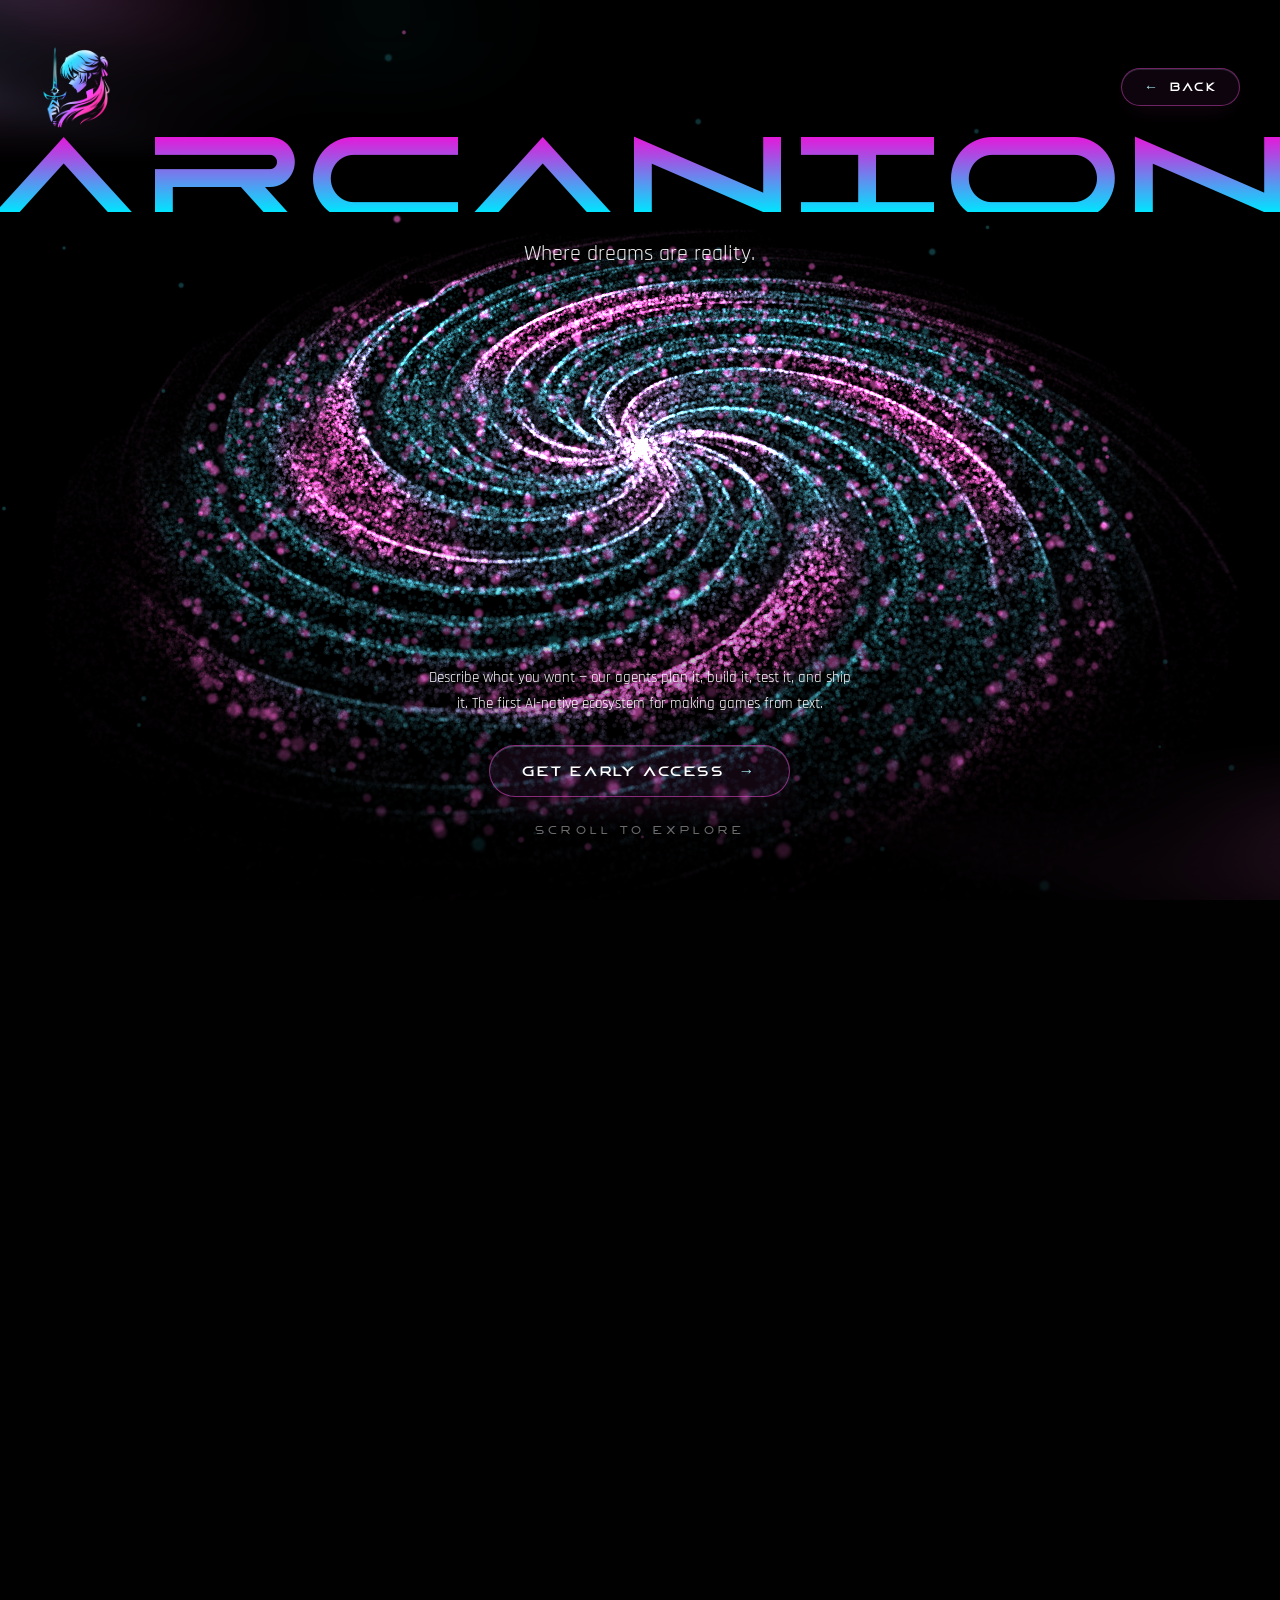
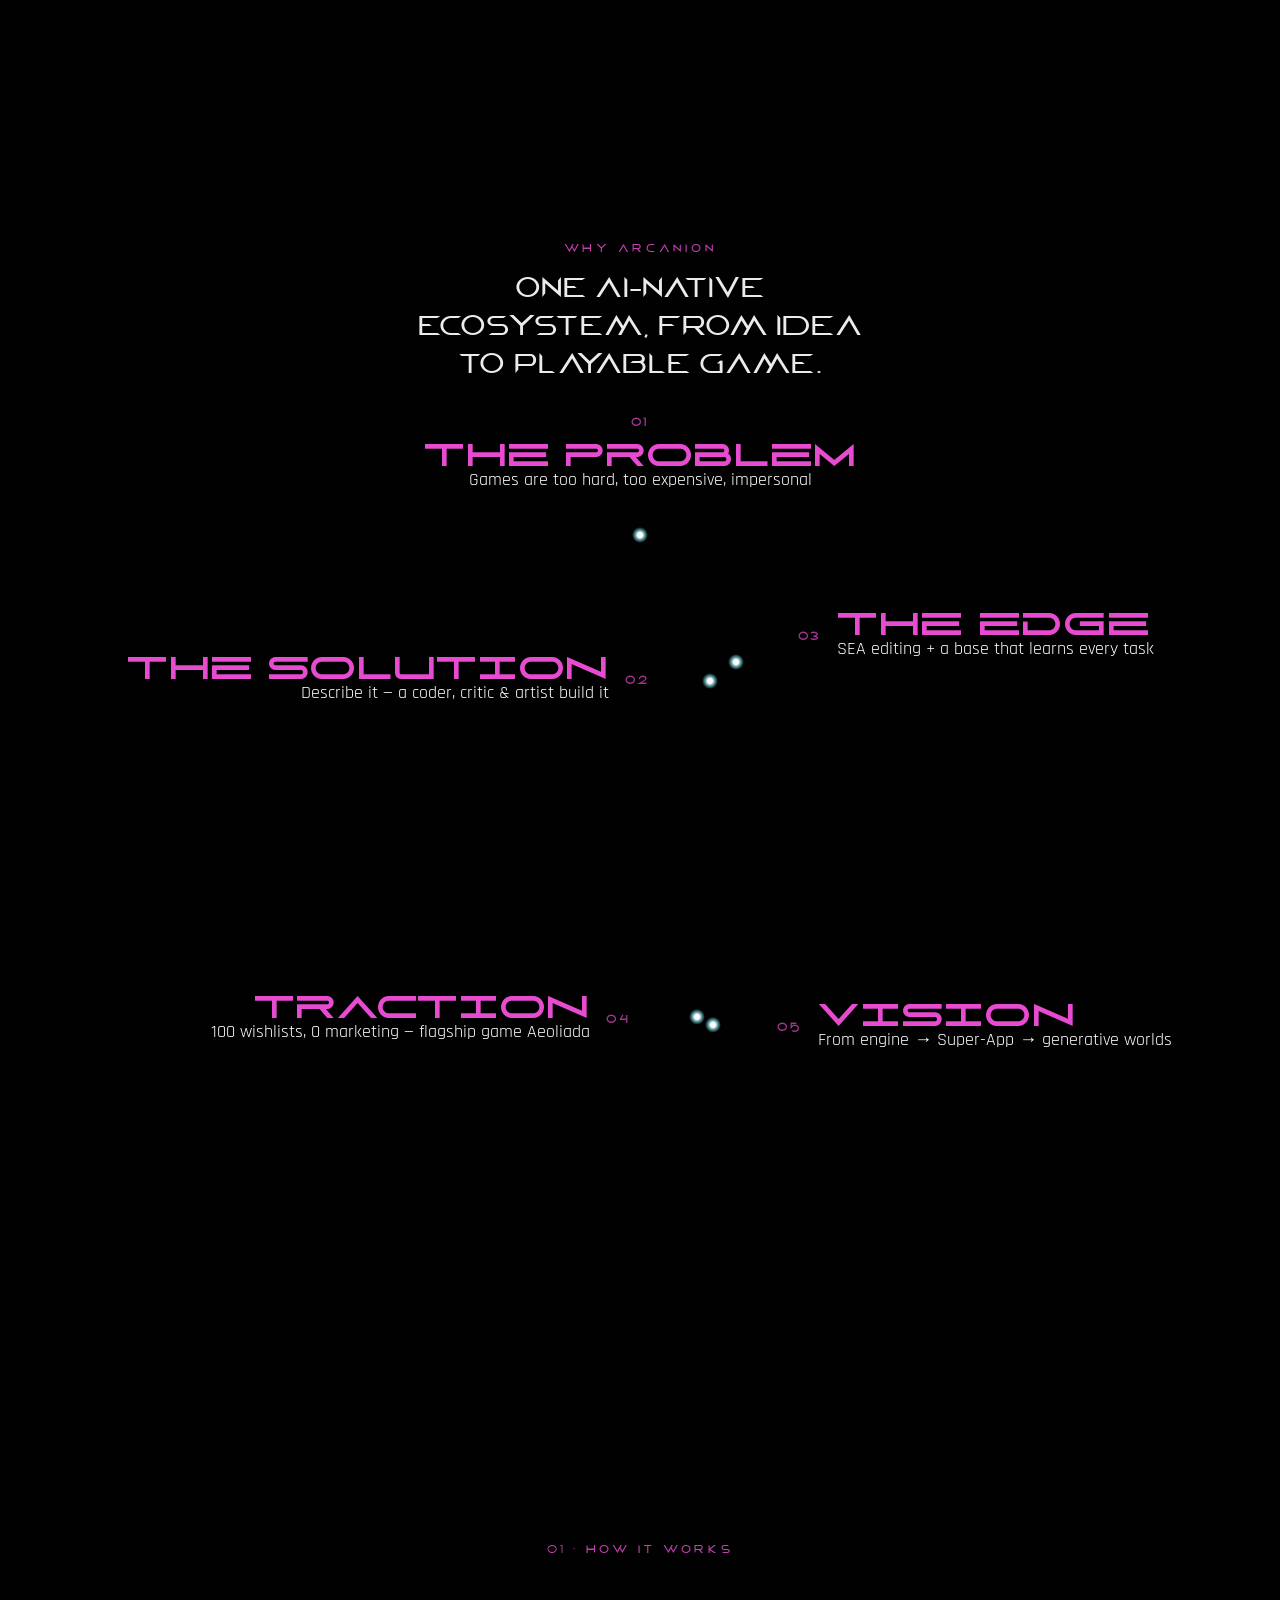
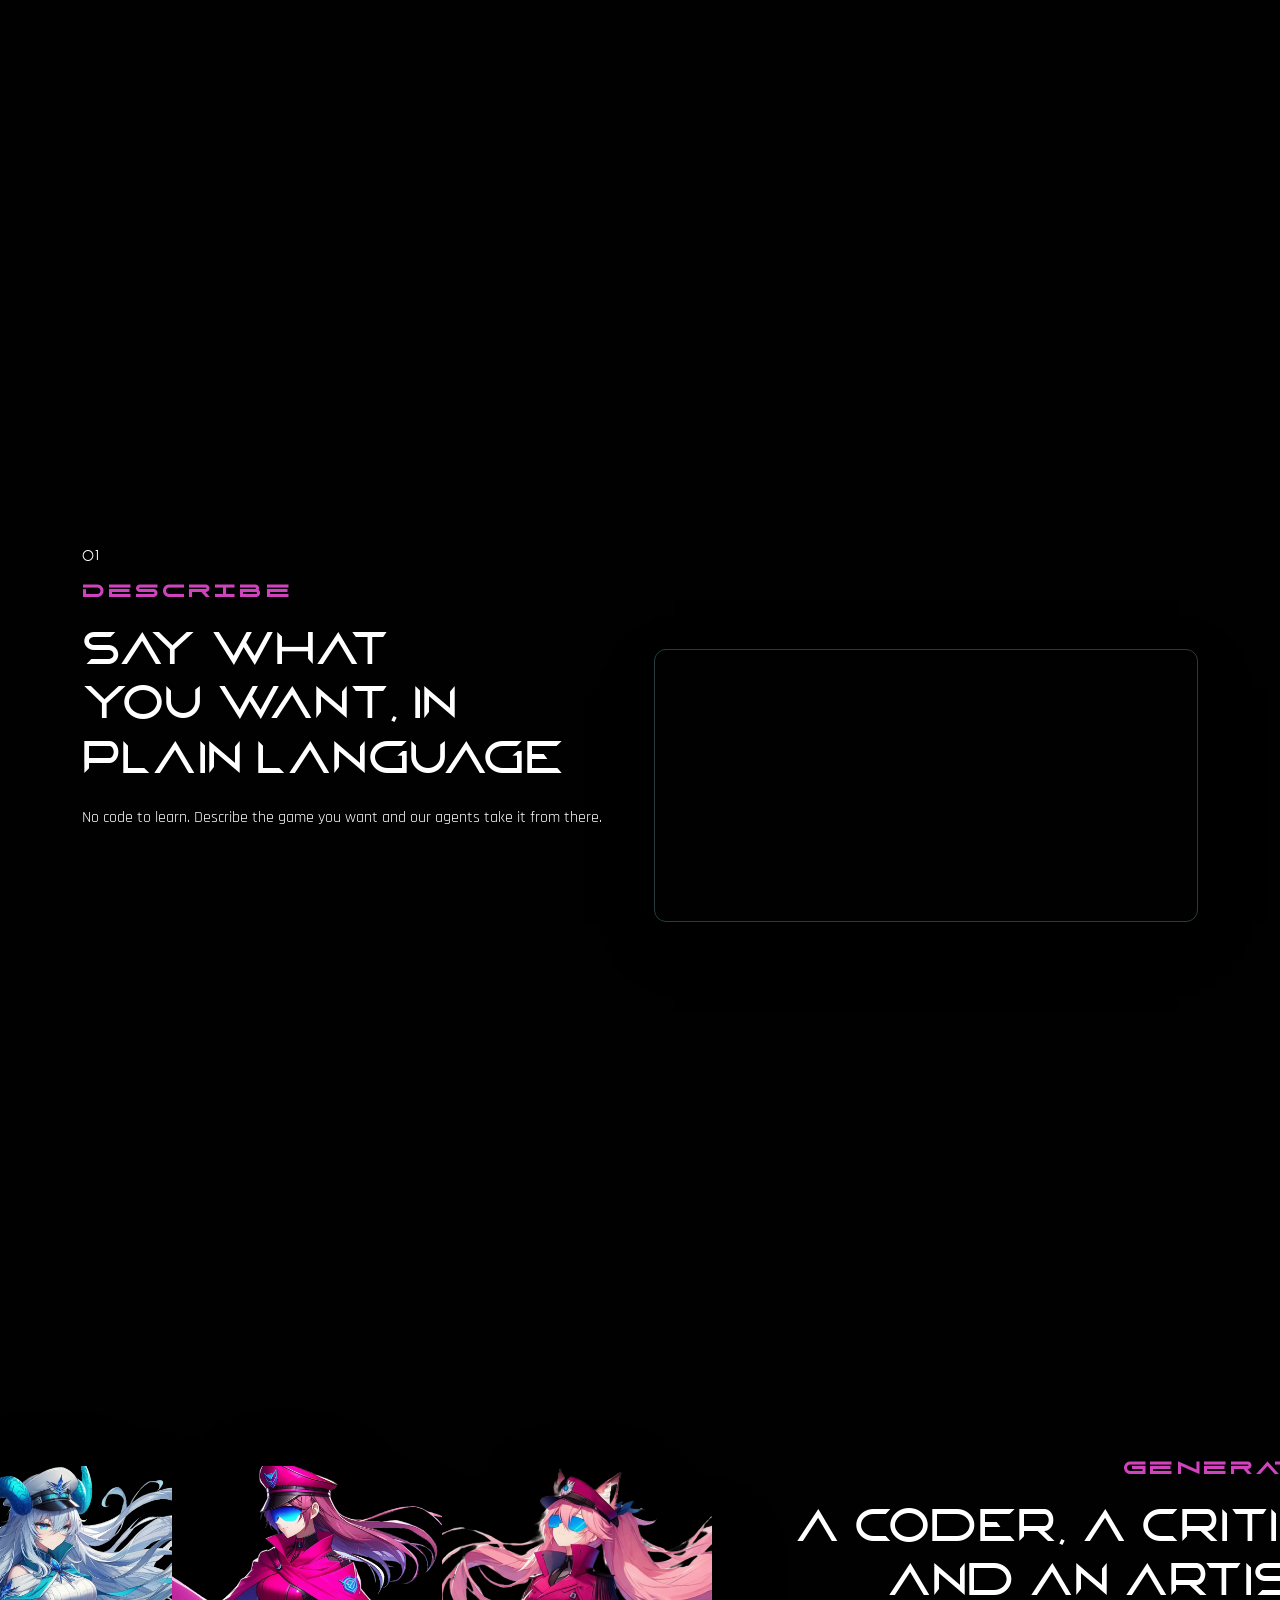
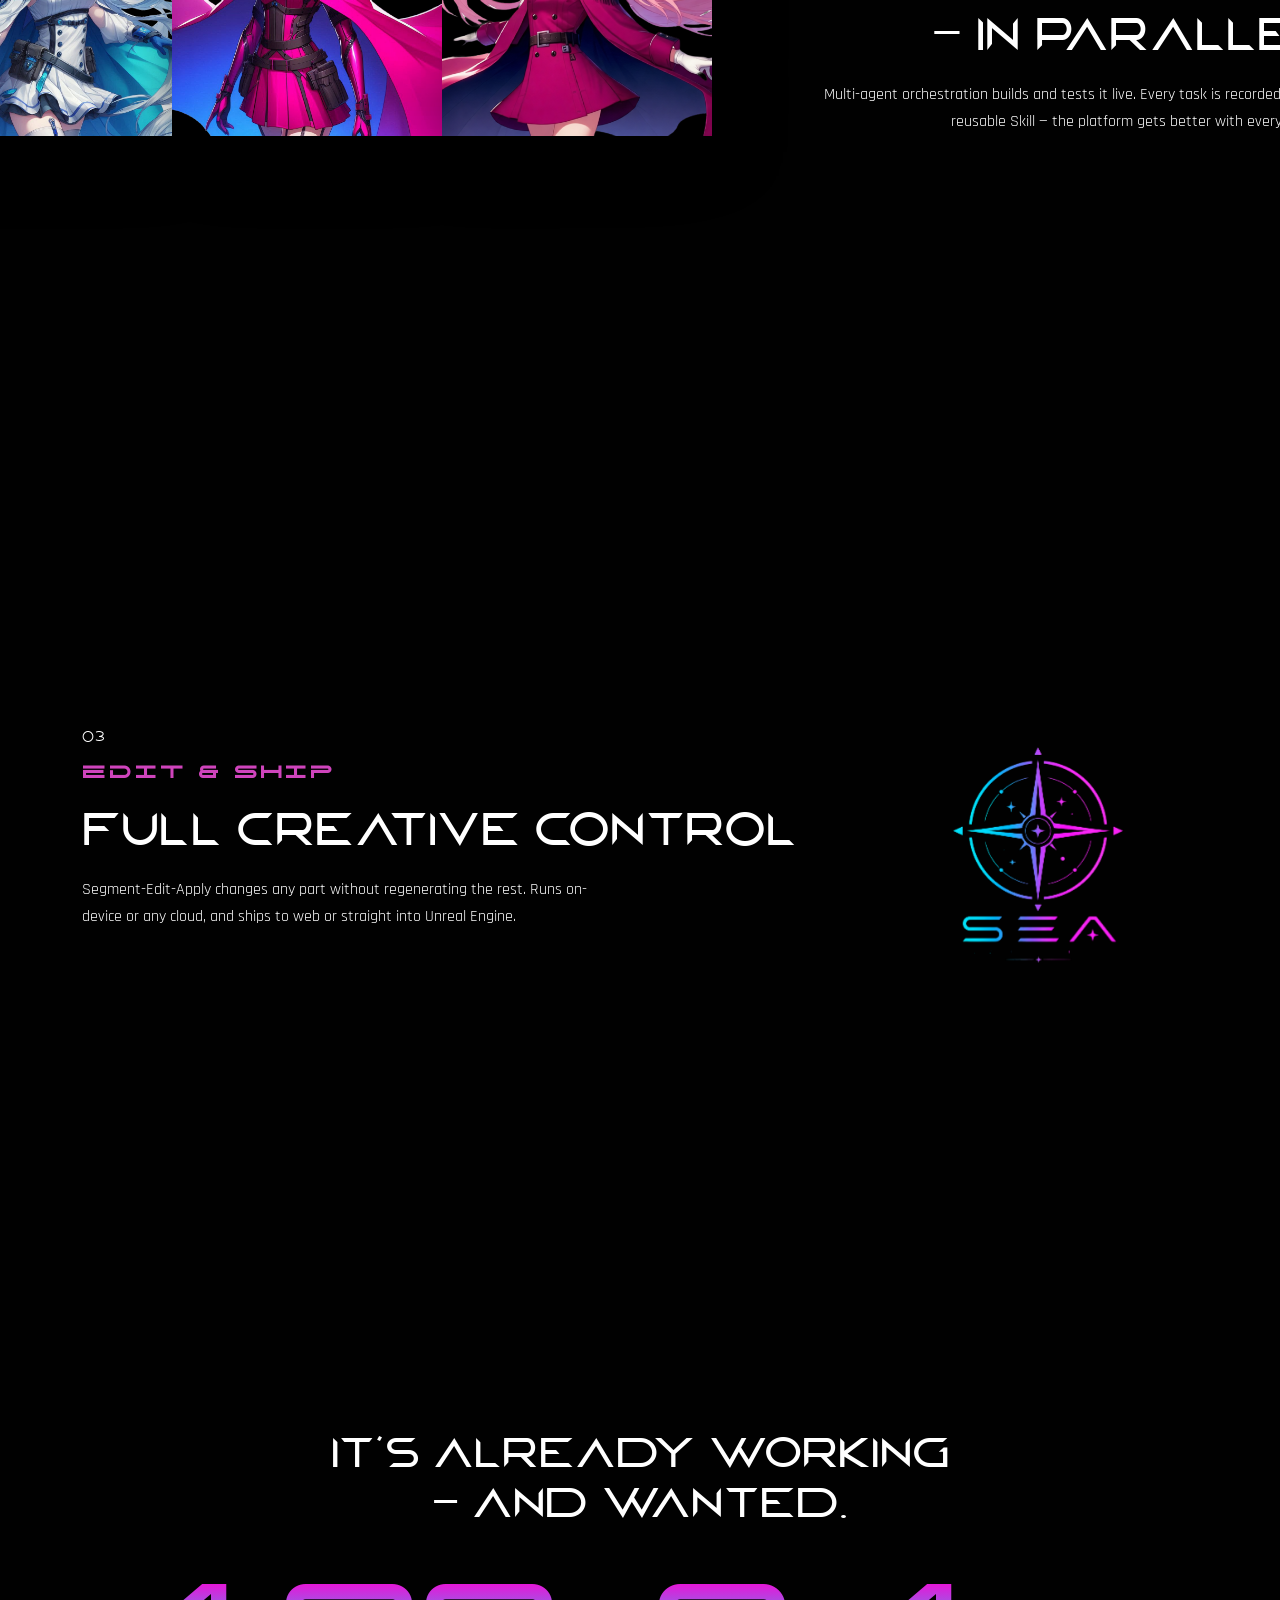
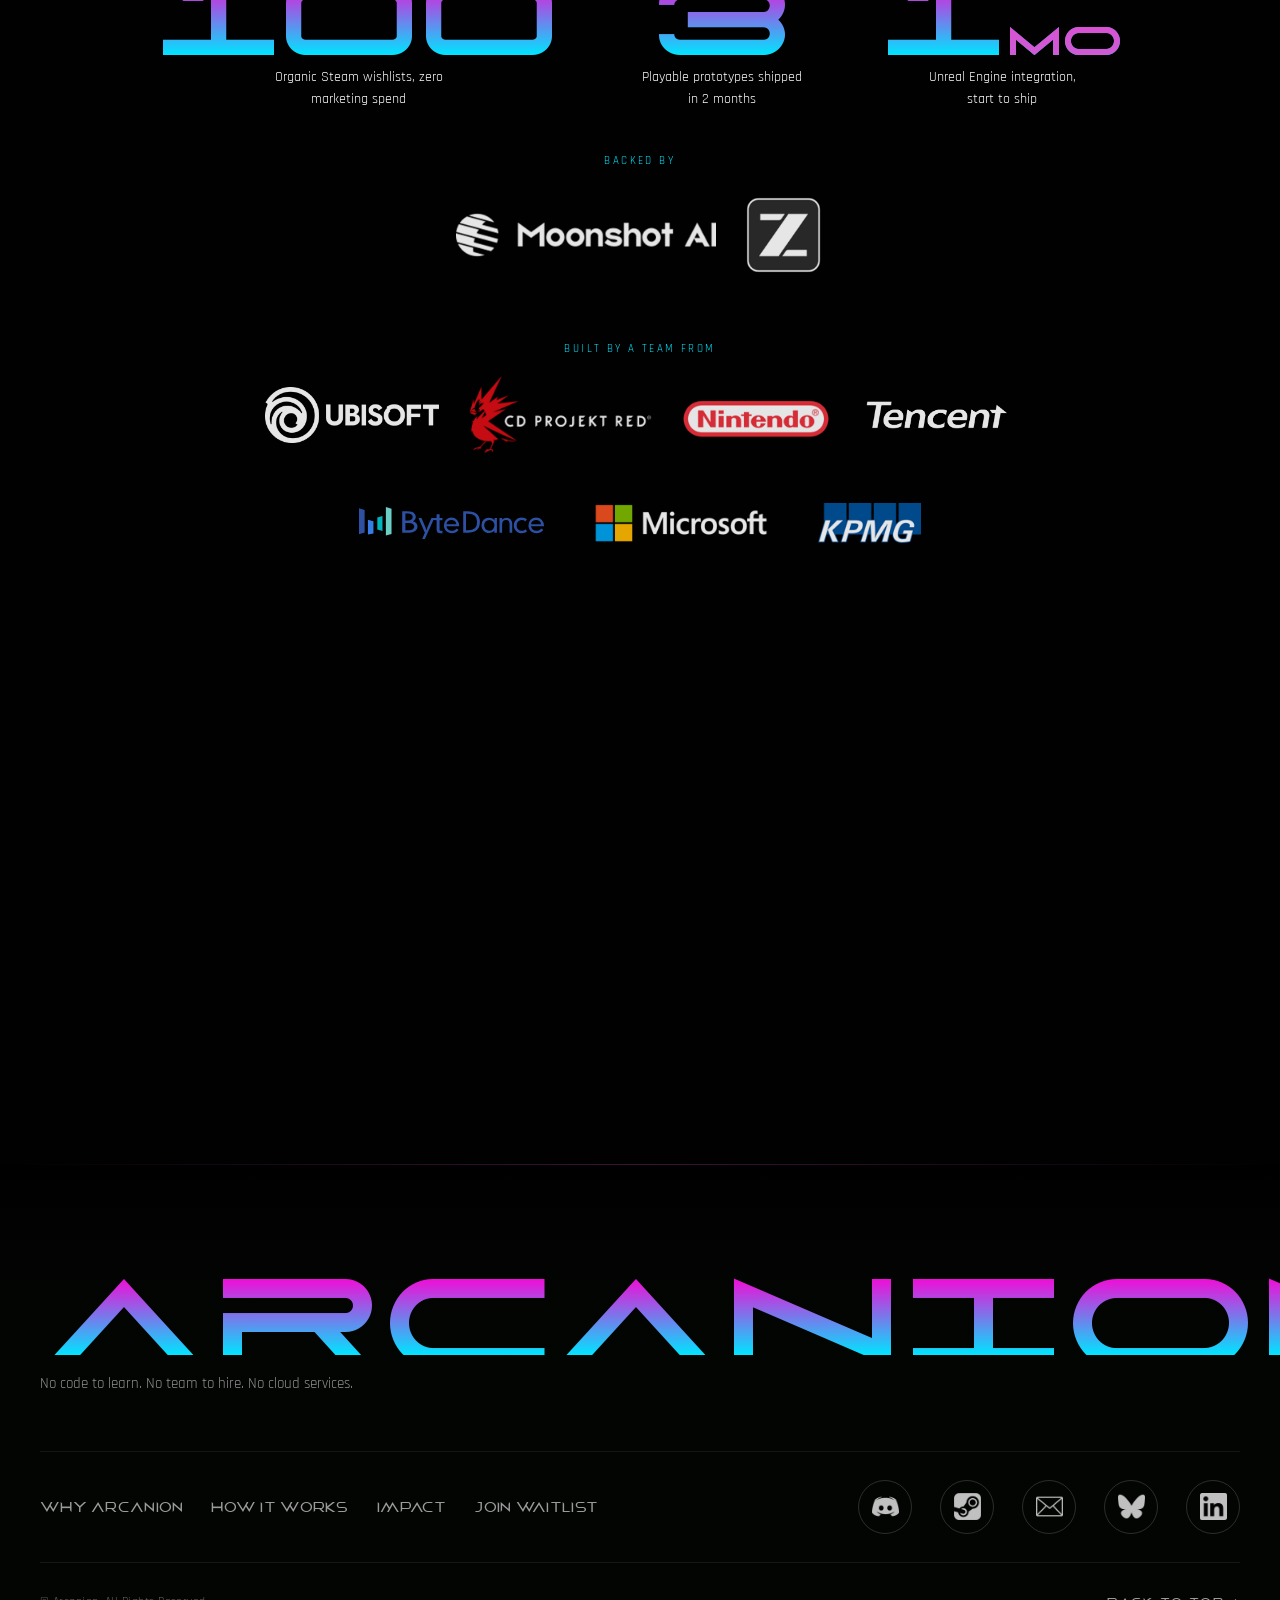
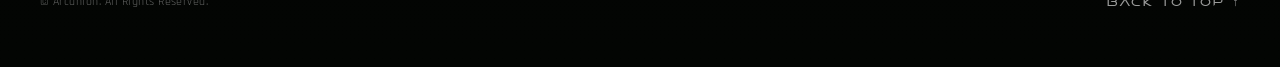
<file: learn/index.html>
<!doctype html><html lang="en"><head><meta charset="utf-8"/><meta name="viewport" content="width=device-width,initial-scale=1,viewport-fit=cover"/><meta name="theme-color" content="#040706"/><meta name="color-scheme" content="dark"/><title>ARCANION — Where Dreams Are Reality</title><meta name="description" content="The first AI-native, all-in-one ecosystem for making games from text. No code to learn. No team to hire. No cloud services."/><meta name="robots" content="noindex, nofollow"/><meta name="googlebot" content="noindex, nofollow"/><link rel="icon" type="image/png" href="/learn/arcanion-icon.png"/><link rel="apple-touch-icon" href="/learn/arcanion-icon.png"/><link rel="manifest" href="/learn/manifest.json"/><meta property="og:type" content="website"/><meta property="og:title" content="ARCANION — Where Dreams Are Reality"/><meta property="og:description" content="The first AI-native, all-in-one ecosystem for making games from text."/><meta property="og:image" content="/learn/og.svg"/><meta property="og:image:width" content="1200"/><meta property="og:image:height" content="630"/><meta name="twitter:card" content="summary_large_image"/><meta name="twitter:title" content="ARCANION — Where Dreams Are Reality"/><meta name="twitter:description" content="The first AI-native, all-in-one ecosystem for making games from text."/><meta name="twitter:image" content="/learn/og.svg"/><script defer="defer" src="/learn/static/js/main.368ba4a4.js"></script><link href="/learn/static/css/main.436a584f.css" rel="stylesheet"></head><body><noscript>You need to enable JavaScript to run this app.</noscript><div id="app" class="app"></div></body></html>
</file>
<file: learn/static/css/main.436a584f.css>
button{background:none;border:none;cursor:pointer;display:block;font-family:inherit}button,p{margin:0;padding:0}ul{-webkit-padding-start:0;list-style:none;padding-inline-start:0}button:focus,input:focus,textarea:focus{outline:none}h1,h2,h3,h4,h5,h6{margin:0}a{color:inherit;display:block;text-decoration:none}input{font-family:inherit}img{display:block;max-width:100%}span{font:inherit}@font-face{font-family:DigitalCards;font-style:normal;font-weight:400;src:url(/learn/static/media/DigitalCards-Regular.843b90e61eb1f17051d8.ttf) format("truetype")}@font-face{font-family:Deltha;font-style:normal;font-weight:400;src:url(/learn/static/media/deltha.regular.3744447122839b18da63.ttf) format("truetype")}@font-face{font-family:Rajdhani;font-style:normal;font-weight:400;src:url(/learn/static/media/rajdhani.regular.287f0440f4759b623080.ttf) format("truetype")}.section{align-items:center;display:flex;flex-direction:column;height:100vh;justify-content:center;min-height:100vh;width:100%}.start-btn{min-width:175px}.start-btn .gray-button__content{justify-content:flex-start}.start-btn .gray-button__content .start-btn__text{margin-left:3px;text-transform:uppercase}.start-btn__img{position:relative}.start-btn__img:after{background:#ff2ecb4d;content:"";display:block;filter:blur(10px);height:100%;left:50%;position:absolute;top:50%;transform:translate(-50%,-50%);width:100%}.whitelist-btn{align-items:center;border:2px solid #fff6;border-radius:14px;display:flex;max-width:202px;padding:9.5px 15.5px;transition:background .2s ease-in;width:100%}.whitelist-btn .ui-icon{width:36px}.whitelist-btn:hover{background:#ffffff1a}.whitelist-btn__icon .ui-icon__circle .svg-stroke{stroke:#3bf2ec;stroke-opacity:.22}.whitelist-btn__icon svg{max-height:100%;max-width:100%}.whitelist-btn__text{color:#fff;font:700 16px/1.19 Deltha;margin-left:15px}html{-ms-overflow-style:none;overflow-x:hidden;overscroll-behavior-y:none;scrollbar-width:none}body::-webkit-scrollbar,html::-webkit-scrollbar{display:none}body{-ms-overflow-style:none;background:#010101;margin:0;scrollbar-width:none}.app{width:100%}.scene-overlay{background:linear-gradient(180deg,#00000052,#0000 22%,#0000 58%,#00000061 82%,#000000b8);inset:0;pointer-events:none;position:fixed}*,:after,:before{box-sizing:border-box;margin:0;padding:0}body::-webkit-scrollbar{width:12px}body::-webkit-scrollbar-thumb{background-clip:padding-box;background-color:#616161cc;border:2px solid #111;border-radius:9999px}body::-webkit-scrollbar-track{background:#111}body::-webkit-scrollbar-thumb:hover{background:#616161}body,html{position:relative}.container{margin:0 auto;max-width:1412px;padding:0 40px}.container,.img-cover{height:100%;width:100%}.img-cover{object-fit:cover;object-position:cover}@media(max-width:1180px){.container{padding:0 25px}}@media(max-width:991px){.container{padding:0 15px}}.dg.ac{z-index:1000!important}.controller.-not-loaded .header{opacity:0;visibility:hidden}.header{left:0;padding-top:calc(45px + env(safe-area-inset-top, 0px));position:fixed;top:0;transition:opacity 1s,visibility 1s;width:100%;z-index:120}.header__container{align-items:center;display:flex;justify-content:space-between}.header__container .header-socials>*,.header__container .header__nav-btn_sitemap{opacity:0;transform:translateY(15px);visibility:hidden}.header__container .header-socials>:first-child{transition:transform .3s ease-in .125s,opacity .3s .125s}.header__container .header-socials>:nth-child(2){transition:transform .3s ease-in .25s,opacity .3s .25s}.header__container .header-socials>:nth-child(3){transition:transform .3s ease-in .375s,opacity .3s .375s}.header__container .header-socials>:nth-child(4){transition:transform .3s ease-in .5s,opacity .3s .5s}.header__container .header-socials>:nth-child(5){transition:transform .3s ease-in .625s,opacity .3s .625s}.header__container .header-socials>:nth-child(6){transition:transform .3s ease-in .75s,opacity .3s .75s}.header__container .header__nav-btn_sitemap{transition:transform .3s ease-in,opacity .3s}.header__logo{align-items:center;cursor:pointer;display:flex}.header__logo-img{display:block;height:84px;width:auto}.header__cta{align-items:center;background:#e64bd00f;border:1px solid #e64bd073;border-radius:999px;box-shadow:0 8px 24px -10px #5c205059,inset 0 1px 0 #a8ecf226;color:#fff;cursor:pointer;display:inline-flex;font:600 11px/1 Deltha;gap:10px;letter-spacing:.22em;padding:11px 22px;text-transform:uppercase;transition:border-color .3s ease,background .3s ease,transform .3s ease,box-shadow .3s ease;white-space:nowrap}.header__cta:hover{background:#e64bd024;border-color:#e64bd0;box-shadow:0 12px 32px -8px #5c20508c,inset 0 1px 0 #a8ecf24d;transform:translateY(-1px)}.header__cta:hover .header__cta-arrow{transform:translate(4px,-1px)}.header__cta-arrow{color:#a8ecf2;font-size:14px;transform:translateY(-1px);transition:transform .3s ease}.header__nav{align-items:center;display:flex;flex-grow:1;justify-content:space-between;padding:0 82px}.header__nav-btn{color:#fff;font:700 16px/1.19 Deltha;white-space:nowrap}.header__nav-btn>span{display:inline-block;transition:transform .3s ease,opacity .3s}.header__nav-btn:hover>span{opacity:.5;transform:translateY(-4px)}.header.--nav .header-socials>*,.header.--nav .header__nav-btn_sitemap{opacity:1;transform:none;visibility:visible}.header__burgermenu{background:#e64bd00f;border:1px solid #e64bd059;border-radius:999px;box-shadow:0 8px 24px -12px #5c205073,inset 0 1px 0 #a8ecf21f;cursor:pointer;display:none;flex-shrink:0;height:44px;position:relative;transition:border-color .3s ease,background .3s ease,box-shadow .3s ease,transform .3s ease;width:44px}.header__burgermenu:before{background:radial-gradient(60% 60% at 50% 50%,#e64bd059,#e64bd000 70%);border-radius:999px;content:"";filter:blur(4px);inset:-1px;opacity:0;pointer-events:none;position:absolute;transition:opacity .35s ease;z-index:-1}.header__burgermenu:hover{background:#e64bd01f;border-color:#e64bd0d9;box-shadow:0 12px 28px -10px #5c205099,inset 0 1px 0 #a8ecf240}.header__burgermenu:hover:before{opacity:1}.header__burgermenu:active{transform:scale(.96)}.header__burgermenu span{background:#a8ecf2;border-radius:2px;display:block;height:1.5px;left:50%;margin-left:-9px;position:absolute;transition:.3s cubic-bezier(.4,0,.2,1);transition-property:top,transform,width,opacity,background;width:18px}.header__burgermenu span:first-child{top:16px}.header__burgermenu span:nth-child(2){margin-left:-6px;top:50%;transform:translateY(-50%);width:12px}.header__burgermenu span:nth-child(3){top:calc(100% - 16px)}.header.--menu-active .header__burgermenu{background:#e64bd024;border-color:#e64bd0d9}.header.--menu-active .header__burgermenu span{background:#fff}.header.--menu-active .header__burgermenu span:first-child{top:50%;transform:translateY(-50%) rotate(-45deg)}.header.--menu-active .header__burgermenu span:nth-child(2){opacity:0;transform:translateY(-50%) scaleX(0)}.header.--menu-active .header__burgermenu span:nth-child(3){top:50%;transform:translateY(-50%) rotate(45deg)}@media(max-width:1151px){.header__nav{padding:0 40px}}@media(max-width:991px){.header{padding-top:calc(30px + env(safe-area-inset-top, 0px))}.header__nav{padding:0 30px}}@media(max-width:912px){.header__btn,.header__nav{display:none}.header__burgermenu{display:block}.header{padding-top:calc(22px + env(safe-area-inset-top, 0px))}.header__logo-img{height:102px}}@media(max-width:480px){.header{padding-top:calc(18px + env(safe-area-inset-top, 0px))}.header__logo-img{height:90px}.header__burgermenu{height:40px;width:40px}.header__burgermenu span{margin-left:-8px;width:16px}.header__burgermenu span:first-child{top:14px}.header__burgermenu span:nth-child(3){top:calc(100% - 14px)}.header__burgermenu span:nth-child(2){margin-left:-5px;width:10px}}.controller{position:relative;width:100%}.controller.-not-loaded .controller-slides{opacity:0;visibility:hidden}.controller .controller-slides,.controller .slide{position:relative;width:100%}.controller .slide{min-height:100vh}.controller .slide>*{height:100vh;position:-webkit-sticky;position:sticky;top:0;width:100%}.controller .slide--inner{min-height:auto}.controller .slide--inner>*{height:auto;position:static}.controller .inner-scroll-slide{position:relative;width:100%}.controller .inner-scroll-slide__sticky{height:100vh;overflow:hidden;position:-webkit-sticky;position:sticky;top:0;width:100%}.controller.-not-loaded .menu{opacity:0;visibility:hidden}.menu{backdrop-filter:blur(30px) saturate(140%);-webkit-backdrop-filter:blur(30px) saturate(140%);background:#0407068c;height:100%;left:0;position:fixed;top:0;width:100%;z-index:100}@media(min-width:913px){.menu{display:none}}.menu__content{display:flex;flex-direction:column;height:100%;margin:0 auto;max-width:520px;padding:120px 28px 48px;width:100%}.menu__eyebrow{color:#e64bd0d9;font:500 11px/1 Deltha;letter-spacing:.34em;margin:0 0 28px;text-transform:uppercase}.menu__list{border-top:1px solid #e64bd024;display:flex;flex-direction:column;list-style:none;margin:0;padding:0}.menu__item{border-bottom:1px solid #e64bd024}.menu__item-btn{grid-gap:18px;align-items:center;background:#0000;border:none;color:#fff;cursor:pointer;display:grid;gap:18px;grid-template-columns:44px 1fr auto;padding:22px 4px;text-align:left;transition:padding .35s ease;width:100%}.menu__item-btn:active .menu__item-arrow,.menu__item-btn:hover .menu__item-arrow{opacity:1;transform:translateX(4px)}.menu__item-btn:active .menu__item-index,.menu__item-btn:hover .menu__item-index{color:#e64bd0}.menu__item-index{color:#e64bd0b3;font:500 11px/1 Deltha;letter-spacing:.28em;transition:color .3s ease}.menu__item-name{-webkit-text-fill-color:#0000;background:linear-gradient(0deg,#00e5ff,#ff00d4);-webkit-background-clip:text;background-clip:text;color:#ffffffeb;font:400 26px/1 DigitalCards;letter-spacing:.02em;text-transform:uppercase}.menu__item-arrow{color:#a8ecf2;font-size:18px;opacity:.6;transition:transform .3s ease,opacity .3s ease}.menu__cta{align-items:center;align-self:stretch;background:#e64bd014;border:1px solid #e64bd080;border-radius:999px;box-shadow:0 12px 32px -10px #5c205073,inset 0 1px 0 #a8ecf233;color:#fff;cursor:pointer;display:inline-flex;font:600 12px/1 Deltha;gap:12px;justify-content:center;letter-spacing:.24em;margin-top:auto;padding:16px 28px;text-transform:uppercase;transition:border-color .3s ease,background .3s ease,transform .3s ease}.menu__cta:hover{background:#e64bd029;border-color:#e64bd0}.menu__cta:hover .menu__cta-arrow{transform:translateX(4px)}.menu__cta-arrow{color:#a8ecf2;font-size:14px;transition:transform .3s ease}.menu-enter{opacity:0}.menu-enter .menu__cta,.menu-enter .menu__eyebrow,.menu-enter .menu__item{opacity:0;transform:translateY(12px)}.menu-enter-active{opacity:1;transition:opacity .4s ease-out}.menu-enter-active .menu__item{opacity:1;transform:none;transition:opacity .45s ease-out,transform .45s ease-out;transition-delay:calc(var(--i, 0)*60ms + .12s)}.menu-enter-active .menu__eyebrow{opacity:1;transform:none;transition:opacity .4s ease-out 60ms,transform .4s ease-out 60ms}.menu-enter-active .menu__cta{opacity:1;transform:none;transition:opacity .4s ease-out .38s,transform .4s ease-out .38s}.menu-exit{opacity:1}.menu-exit-active{opacity:0;transition:opacity .35s ease-in}@media(max-width:480px){.menu__content{padding:96px 22px 36px}.menu__item-btn{gap:14px;grid-template-columns:36px 1fr auto;padding:20px 2px}.menu__item-name{font-size:22px}.menu__item-arrow{font-size:16px}}@media(max-width:360px){.menu__item-btn{padding:18px 0}.menu__item-name{font-size:20px}}.gray-button__content{align-items:center;background:#ffffff4d;border:1px solid #fff;border-radius:14px;display:flex;padding:9.5px 16.5px}.gray-button__content>*+*{margin-left:15px}.gray-button__content span{color:#fff;font:700 16px/1.19 Deltha}.slide>.sitemap.section{max-height:100vh;overflow:hidden;position:static}.sitemap__container{align-items:center;display:flex;flex-direction:column;justify-content:center}.sitemap__eyebrow,.sitemap__heading,.sitemap__join,.sitemap__row_1,.sitemap__row_2,.sitemap__row_3{opacity:0;transform:translate3d(0,36px,0);will-change:opacity,transform}.sitemap__intro{margin-bottom:32px;max-width:720px;text-align:center}.sitemap__eyebrow{color:#e64bd0d9;font:500 11px/1 Deltha;letter-spacing:.34em;margin-bottom:14px;text-transform:uppercase}.sitemap__heading{color:#ffffffeb;font:400 28px/1.35 Deltha;letter-spacing:.01em;margin:0 auto;max-width:18ch}.sitemap__content{display:flex;flex-direction:column;max-width:1027px;width:100%}.sitemap__row{align-items:flex-start;display:flex;justify-content:space-between}.sitemap__row .sitemap-btn{position:relative}.sitemap__row .sitemap-btn:hover .sitemap-btn__circle:before{opacity:1;transform:translate(-50%,-50%)}.sitemap__row .sitemap-btn__circle:before{background:radial-gradient(50% 50% at 50% 50%,#c246b073 10%,#c246b01a 50%,#0000);background-position:50%;background-size:contain!important;content:"";display:block;filter:blur(10px);height:300px;left:50%;opacity:0;pointer-events:none;position:absolute;top:50%;transform:translate(-50%,-50%) scale(.5);transition:transform .5s ease-out,opacity .5s ease;width:300px;z-index:-1}.sitemap__row .--investors,.sitemap__row .--partners{flex-direction:row-reverse}.sitemap__row .--investors .sitemap-btn__text,.sitemap__row .--partners .sitemap-btn__text{text-align:right}.sitemap__row .--investors .sitemap-btn__circle:before,.sitemap__row .--partners .sitemap-btn__circle:before{background:radial-gradient(50% 50% at 50% 50%,#e64bd08c 10%,#5c20502e 45%,#0000 90%)}.sitemap__row .--product .sitemap-btn__circle:before,.sitemap__row .--social .sitemap-btn__circle:before{background:radial-gradient(50% 50% at 50% 50%,#c246b080 10%,#3a204826 50%,#0000)}.sitemap__row .--roadmap{align-items:center;flex-direction:column;gap:14px;padding-bottom:50px}.sitemap__row .--roadmap .sitemap-btn__circle{bottom:0;left:50%;position:absolute;transform:translateX(-50%)}.sitemap__row .--roadmap .sitemap-btn__text{text-align:center}.sitemap__row .--investors .sitemap-btn__circle{margin-left:42px;transform:translateY(-20%)}.sitemap__row .--partners{margin-top:44px}.sitemap__row .--partners .sitemap-btn__circle{margin-left:36px}.sitemap__row .--social{margin-top:8px}.sitemap__row .--social .sitemap-btn__circle{margin-right:40px;transform:translateY(-20%)}.sitemap__row .--product .sitemap-btn__circle{margin-right:38px;margin-top:auto;transform:translateY(50%)}.sitemap__row_1{justify-content:center}.sitemap__row_2{margin-top:64px}.sitemap__row_3{margin:280px auto 0;max-width:859px;transform:translateX(-2%);width:100%}.sitemap-btn{align-items:center;background:#0000;border:none;cursor:pointer;display:flex;gap:16px;padding:4px 0;transition:transform .35s ease}.sitemap-btn:hover{transform:translateY(-2px)}.sitemap-btn:hover .sitemap-btn__index{color:#e64bd0}.sitemap-btn:hover .sitemap-btn__title{color:#fff}.sitemap-btn__index{color:#e64bd0b3;font:600 11px/1 Deltha;letter-spacing:.28em;min-width:22px;position:relative;transition:color .3s ease;z-index:3}.sitemap-btn__text{display:flex;flex-direction:column;gap:4px;position:relative;text-align:left;z-index:3}.sitemap-btn__title{color:#e64bd0;font:400 22px/1 DigitalCards;letter-spacing:.03em;margin:0;text-transform:uppercase;transition:color .3s ease}.sitemap-btn__subtitle{color:#fff;font:400 18px/1.4 Rajdhani;margin:0;max-width:60ch;white-space:nowrap}.sitemap-btn__circle{position:relative;z-index:2}.sitemap-btn__circle span{background:radial-gradient(50% 50% at 50% 50%,#fff 30%,#79d6e0b3 60%,#5c205000 100%);border-radius:50%;display:block;height:16px;width:16px}.sitemap__join{display:none;margin-top:48px}.sitemap__join .gray-button__content{background:#e64bd014;border:1px solid #e64bd080;border-radius:999px;box-shadow:0 12px 32px -10px #5c205073,inset 0 1px 0 #a8ecf233;padding:14px 26px;transition:border-color .3s ease,background .3s ease,transform .3s ease}.sitemap__join .gray-button__content span{color:#fff;font:600 12px/1 Deltha;letter-spacing:.22em;text-transform:uppercase}.sitemap__join:hover .gray-button__content{background:#e64bd029;border-color:#e64bd0;transform:translateY(-1px)}@media(max-height:828px){.sitemap__row_3{margin-top:200px}}@media(max-height:717px){.sitemap__row_2{margin-top:24px}.sitemap__row_3{margin-top:160px}.sitemap__intro{margin-bottom:18px}.sitemap__heading{font-size:22px}}@media(max-width:991px){.sitemap__row_3{max-width:95%;transform:translateX(0)}}@media(max-width:768px){.slide>.sitemap.section{max-height:none;min-height:100vh;overflow:visible;padding-bottom:56px;padding-top:120px}.sitemap{padding:0}.sitemap__intro{margin-bottom:24px;padding:0 24px}.sitemap__heading{text-wrap:balance;font-size:20px}.sitemap__container{align-items:stretch;display:flex;flex-direction:column;justify-content:flex-start;padding:0 18px}.sitemap__content{backdrop-filter:blur(10px) saturate(120%);-webkit-backdrop-filter:blur(14px) saturate(120%);background:linear-gradient(180deg,#04070626,#04070603);border:1px solid #e64bd01f;border-radius:16px;margin:0 auto;max-width:480px;opacity:0;padding:6px 16px;will-change:opacity}.sitemap__content,.sitemap__row{transform:none!important;width:100%}.sitemap__row{display:block;margin:0!important;max-width:100%;order:0!important;padding:0}.sitemap__row+.sitemap__row{border-top:1px solid #e64bd01f}.sitemap__row_1{order:1!important}.sitemap__row_2{order:2!important}.sitemap__row_3{order:3!important}.sitemap__row .sitemap-link{grid-gap:14px;align-items:center;display:grid;flex-direction:row!important;gap:14px;grid-template-columns:36px 1fr 16px;padding:18px 4px;text-align:left;width:100%}.sitemap__row .sitemap-link .sitemap-btn__circle{display:none}.sitemap__row .sitemap-link .sitemap-btn__index{color:#e64bd0cc;font-size:11px;letter-spacing:.28em;margin:0;order:0}.sitemap__row .sitemap-link .sitemap-btn__text{align-items:flex-start;gap:4px;order:0;text-align:left!important}.sitemap__row .sitemap-link .sitemap-btn__title{font-size:18px}.sitemap__row .sitemap-link .sitemap-btn__subtitle{font-size:18px;max-width:none;white-space:normal}.sitemap__row .sitemap-link:after{color:#a8ecf299;content:"→";font-size:16px;order:0;transition:transform .3s ease,color .3s ease}.sitemap__row .sitemap-link:active:after,.sitemap__row .sitemap-link:hover:after{color:#a8ecf2;transform:translateX(3px)}.sitemap__row .sitemap-link.--investors,.sitemap__row .sitemap-link.--partners{flex-direction:row!important}.sitemap__join{align-self:center;display:block;margin:28px auto 0}}@media(max-width:480px){.sitemap__heading{font-size:18px;line-height:1.3}.sitemap__content{padding:4px 14px}.sitemap__row .sitemap-link{gap:12px;grid-template-columns:32px 1fr 14px;padding:16px 2px}.sitemap__row .sitemap-link .sitemap-btn__subtitle,.sitemap__row .sitemap-link .sitemap-btn__title{font-size:17px}}@media(max-width:376px){.slide>.sitemap.section{padding-bottom:40px;padding-top:100px}}@media(max-width:360px){.slide>.sitemap.section{padding-top:90px}.sitemap__join{margin-top:20px}}.ui-text{color:#fff;font:400 16px/1.5 Rajdhani;max-width:27.0625em}.hero,.ui-text{text-align:center}.hero{--content-fade:clamp(0,calc((var(--scene-progress, 1) - 0.55)*3.2),1);--content-drift:calc((1 - var(--content-fade))*-32px);align-items:center;display:flex;flex-direction:column;justify-content:space-between;padding:110px 0 64px}.hero__bottom,.hero__top{opacity:var(--content-fade);transform:translateY(var(--content-drift));transition:opacity .25s linear,transform .25s linear;will-change:opacity,transform}.hero__top{align-items:center;display:flex;flex-direction:column;margin-top:2vh}.hero__meta{align-items:center;color:#ffffffa6;display:inline-flex;font:500 12px/1 Deltha;gap:12px;letter-spacing:.32em;margin-bottom:26px;text-transform:uppercase}.hero__divider{color:#e64bd0}.hero__year{color:#ffffffe6}.hero__title{color:#fff;font:400 84px/1 DigitalCards;letter-spacing:.04em;margin:0;text-transform:uppercase;-webkit-user-select:none;user-select:none}.hero__title span{-webkit-text-fill-color:#0000;background:linear-gradient(0deg,#00e5ff,#ff00d4);-webkit-background-clip:text;background-clip:text;color:#fff;display:inline-block}.hero__subtitle{color:#ffffffeb;font:400 22px/1.4 Rajdhani;margin-top:28px;max-width:30ch}.hero__subtitle.hero__title_down{margin-top:28px}.hero__bottom,.hero__content{align-items:center;display:flex;flex-direction:column;width:100%}.hero__content{max-width:600px;padding:0 24px}.hero__brief{color:#fff;font:400 15px/1.7 Rajdhani;margin:0 0 28px;max-width:54ch}.hero__cta{align-items:center;background:#e64bd014;border:1px solid #e64bd08c;border-radius:999px;box-shadow:0 12px 36px -10px #5c205066,inset 0 1px 0 #a8ecf240;color:#fff;cursor:pointer;display:inline-flex;font:600 13px/1 Deltha;gap:14px;letter-spacing:.2em;padding:17px 32px;text-transform:uppercase;transition:border-color .35s ease,background .35s ease,transform .35s ease,box-shadow .35s ease}.hero__cta:hover{background:#e64bd02e;border-color:#e64bd0;box-shadow:0 18px 48px -8px #5c205099,inset 0 1px 0 #a8ecf266;transform:translateY(-2px)}.hero__cta-arrow{color:#a8ecf2;font-size:16px;transform:translateY(-1px);transition:transform .35s ease}.hero__cta:hover .hero__cta-arrow{transform:translate(6px,-1px)}.hero__text{color:#ffffff6b;font:500 11px/1 Deltha;letter-spacing:.38em;margin-left:0;margin-top:28px;text-align:center;text-transform:uppercase}@media(max-width:1180px){.hero__title{font-size:70px}}@media(max-width:855px){.hero{padding:110px 0 56px}.hero__title{font-size:8.5vw}.hero__subtitle{font-size:18px;max-width:26ch}.hero__brief{font-size:14px}}@media(max-width:656px){.hero__meta{font-size:10px;letter-spacing:.26em}.hero__cta{font-size:12px;padding:14px 24px}.hero__subtitle{font-size:16px;margin-top:22px;padding:0 12px}.hero__brief{margin-bottom:22px;padding:0 8px}.hero__top{margin-top:0}}@media(max-width:480px){.hero{padding:96px 0 44px}.hero__title{font-size:9.5vw;letter-spacing:.02em}.hero__subtitle{font-size:15px}.hero__brief{font-size:13px;line-height:1.65}.hero__text{font-size:10px;letter-spacing:.32em;margin-top:22px}}.hero{position:relative}.hero .hero__brief,.hero .hero__cta,.hero .hero__meta,.hero .hero__subtitle,.hero .hero__text,.hero .hero__title{transition-duration:1.4s;transition-property:transform,opacity;transition-timing-function:cubic-bezier(.16,.77,.3,1);will-change:transform,opacity}.hero .hero__meta{opacity:0;transform:translateY(-12px);transition-delay:0s}.hero .hero__title{opacity:0;transform:translateY(40px) scale(.94);transition-delay:.1s;transition-duration:1.8s}.hero .hero__subtitle{opacity:0;transform:translateY(28px);transition-delay:.35s}.hero .hero__brief{transition-delay:.55s}.hero .hero__brief,.hero .hero__cta{opacity:0;transform:translateY(20px)}.hero .hero__cta{transition-delay:.75s}.hero .hero__text{opacity:0;transform:translateY(12px);transition-delay:.95s}.hero.-appearing .hero__brief,.hero.-appearing .hero__cta,.hero.-appearing .hero__meta,.hero.-appearing .hero__subtitle,.hero.-appearing .hero__text,.hero.-appearing .hero__title{transition:none}.-active .hero:not(.-appearing) .hero__brief,.-active .hero:not(.-appearing) .hero__cta,.-active .hero:not(.-appearing) .hero__meta,.-active .hero:not(.-appearing) .hero__subtitle,.-active .hero:not(.-appearing) .hero__text,.-active .hero:not(.-appearing) .hero__title{opacity:1;transform:none}[data-slide-id=roadmap]{margin-top:300px}.slide>.brief.section{height:auto;min-height:100%;overflow:visible;padding:16vh 0 6vh;position:static}.brief__container,.slide>.brief.section{align-items:center;display:flex;flex-direction:column;width:100%}.brief__container{gap:66vh;max-width:1180px;padding:0 32px}.brief__chapter{color:#e64bd0d9;font:500 11px/1 Deltha;letter-spacing:.34em;margin:0;text-align:center;text-transform:uppercase}.brief__stage{margin:0;max-width:560px;width:100%}.brief__stage-text{display:flex;flex-direction:column;gap:18px}.brief__stage.brief__stage--split{align-items:center;display:flex;flex-direction:row;gap:48px;justify-content:space-between;max-width:1180px}.brief__stage--wide-media{flex-wrap:wrap;transform:translateX(130px)}.brief__stage--wide-media .brief__stage-text{flex:0 0 560px;max-width:560px}.brief__stage:nth-of-type(odd){align-items:flex-start;align-self:flex-start;text-align:left}.brief__stage:nth-of-type(2n){align-items:flex-end;align-self:flex-end;text-align:right}.brief__num{color:#fff;display:block;font:500 13px/1 Deltha;letter-spacing:.14em;margin:0 0 4px}.brief__kicker{color:#e64bd0e6;font:600 12px/1 DigitalCards;letter-spacing:.34em;margin:0 0 6px;text-transform:uppercase}.brief__heading{text-wrap:balance;color:#fff;font:400 46px/1.18 Deltha;letter-spacing:.005em;margin:0;max-width:100%}.brief__body{color:#fff;font:400 16px/1.7 Rajdhani;margin:4px 0 0;max-width:68ch}.brief__stage-image{flex-shrink:0;height:auto;margin-top:40px;width:260px}.brief__stage-video{border:1px solid #a8ecf240;border-radius:12px;box-shadow:0 20px 60px -20px #0009;flex-shrink:0;height:auto;width:544px}.brief__stage-media-group{display:flex;flex-shrink:0;margin-left:-310px}.brief__stage-media-item{filter:drop-shadow(0 16px 32px rgba(0,0,0,.5));height:auto;width:270px}.brief__chapter.brief__reveal{opacity:0;transform:translateY(20px);transition:opacity .7s cubic-bezier(.22,1,.36,1),transform .7s cubic-bezier(.22,1,.36,1);will-change:opacity,transform}.brief__chapter.brief__reveal.-in{opacity:1;transform:none}.brief__stage .brief__body,.brief__stage .brief__kicker,.brief__stage .brief__num,.brief__stage .brief__stage-media-item,.brief__stage .brief__word{opacity:0;transform:translateY(22px);transition:opacity .7s cubic-bezier(.22,1,.36,1),transform .7s cubic-bezier(.22,1,.36,1);will-change:opacity,transform}.brief__stage .brief__stage-media-item{transition-delay:calc(var(--i, 0)*90ms + .42s)}.brief__stage .brief__kicker{transition-delay:.14s}.brief__stage .brief__word{display:inline-block;transition-delay:calc(var(--i, 0)*55ms + .24s)}.brief__stage .brief__body{transition-delay:calc(var(--wc, 0)*55ms + .34s)}.brief__stage .brief__stage-image{transform:translate(-30px,-18px)}.brief__stage .brief__stage-image,.brief__stage .brief__stage-video{opacity:0;transition:opacity .7s cubic-bezier(.22,1,.36,1),transform .7s cubic-bezier(.22,1,.36,1);transition-delay:calc(var(--wc, 0)*55ms + .42s);will-change:opacity,transform}.brief__stage .brief__stage-video{transform:translateY(122px)}.brief__stage.-in .brief__body,.brief__stage.-in .brief__kicker,.brief__stage.-in .brief__num,.brief__stage.-in .brief__stage-media-item,.brief__stage.-in .brief__word{opacity:1;transform:none}.brief__stage.-in .brief__stage-image{opacity:1;transform:translate(-30px,-40px)}.brief__stage.-in .brief__stage-video{opacity:1;transform:translateY(100px)}@media(max-width:855px){[data-slide-id=roadmap]{margin-top:200px}.brief__container{gap:54vh;padding:0 22px}.brief__stage,.brief__stage:nth-of-type(2n),.brief__stage:nth-of-type(odd){align-items:flex-start;align-self:stretch;text-align:left}.brief__num{font-size:12px}.brief__heading{font-size:32px;line-height:1.2}.brief__body{font-size:14px}.brief__stage.brief__stage--split{align-items:flex-start;flex-direction:column;gap:24px;max-width:560px}.brief__stage--wide-media .brief__stage-text{flex:initial;max-width:100%}.brief__stage-image{align-self:center;margin-top:0;width:182px}.brief__stage-video{align-self:center;max-width:544px;width:100%}.brief__stage-media-group{align-self:center;margin-left:0}.brief__stage-media-item{width:192px}}@media(max-width:480px){[data-slide-id=roadmap]{margin-top:140px}.slide>.brief.section{padding:12vh 0 8vh}.brief__container{gap:42vh;padding:0 18px}.brief__chapter{font-size:10px;letter-spacing:.3em}.brief__kicker{font-size:11px;letter-spacing:.3em}.brief__heading{font-size:26px}.brief__body{font-size:13.5px;line-height:1.65}}[data-slide-id=impact]{margin-top:240px}.impact__container{align-items:center;display:flex;flex-direction:column;gap:30px;justify-content:center;text-align:center}.impact__chapter{color:#e64bd0d9;font:500 11px/1 DigitalCards;letter-spacing:.34em;margin:0;text-transform:uppercase}.impact__heading{text-wrap:balance;color:#fff;font:400 42px/1.2 Deltha;letter-spacing:.005em;margin:0;max-width:18ch}.impact__grid{grid-gap:28px;display:grid;gap:28px;grid-template-columns:repeat(3,1fr);margin-top:14px;max-width:980px;width:100%}.impact__metric{align-items:center;display:flex;flex-direction:column;gap:12px;padding:4px 8px}.impact__value{-webkit-text-fill-color:#0000;align-items:baseline;background:linear-gradient(0deg,#00e5ff,#ff00d4);-webkit-background-clip:text;background-clip:text;color:#fff;display:inline-flex;font:300 72px/1 DigitalCards;letter-spacing:-.01em;margin:0}.impact__suffix{-webkit-text-fill-color:#e64bd0e6;font-size:28px;font-weight:400;margin-left:4px}.impact__label{color:#fff;font:400 14px/1.6 Rajdhani;margin:0;max-width:24ch}.impact__backers{align-items:center;display:flex;flex-direction:column;gap:16px;margin-top:8px}.impact__backers+.impact__backers{margin-top:28px}.impact__backers-label{color:#00e5ff;font:500 11px/1.6 Rajdhani;letter-spacing:.22em;margin:0;text-transform:uppercase}.impact__logos{--impact-logo-h:80px;align-items:center;display:flex;flex-wrap:wrap;gap:28px;justify-content:center;max-width:820px}.impact__logo{height:calc(var(--impact-logo-h)*var(--scale, 1));max-width:260px;object-fit:contain;opacity:.9;transition:opacity .25s ease,transform .25s ease;width:auto}.impact__logo:hover{opacity:1;transform:translateY(-2px)}.impact__reveal{opacity:0;transform:translateY(24px);transition:opacity .7s cubic-bezier(.22,1,.36,1),transform .7s cubic-bezier(.22,1,.36,1);will-change:opacity,transform}.impact__reveal.-in{opacity:1;transform:none}.impact__metric.impact__reveal{transition-delay:calc(var(--i, 0)*.11s + .14s)}@media(max-width:855px){[data-slide-id=impact]{margin-top:180px}.impact__container{gap:24px}.impact__heading{font-size:30px}.impact__grid{gap:34px;grid-template-columns:1fr;max-width:420px}.impact__value{font-size:60px}.impact__suffix{font-size:24px}.impact__logos{--impact-logo-h:64px}}@media(max-width:480px){[data-slide-id=impact]{margin-top:130px}.impact__chapter{font-size:10px;letter-spacing:.3em}.impact__heading{font-size:25px}.impact__value{font-size:52px}.impact__suffix{font-size:21px}.impact__backers-label{font-size:10px}.impact__logos{--impact-logo-h:52px}}.waitlist{position:relative;text-align:center}.waitlist__inner{align-items:center;display:flex;flex-direction:column;margin:0 auto;max-width:640px;padding:0 24px;width:100%}.waitlist__eyebrow{color:#e64bd0d9;font:500 11px/1 Deltha;letter-spacing:.34em;margin:0 0 20px;text-transform:uppercase}.waitlist__title{-webkit-text-fill-color:#0000;background:linear-gradient(0deg,#00e5ff,#ff00d4);-webkit-background-clip:text;background-clip:text;color:#fff;font:400 clamp(36px,6vw,72px)/1.05 DigitalCards;letter-spacing:.01em;margin:0 0 20px}.waitlist__subtitle{color:#fff;font:400 16px/1.65 Rajdhani;margin:0 0 40px;max-width:46ch}.waitlist__form{max-width:460px;width:100%}.waitlist__field{align-items:center;-webkit-backdrop-filter:blur(6px);backdrop-filter:blur(6px);background:#ffffff0a;border:1px solid #e64bd08c;border-radius:100px;display:flex;gap:8px;padding:6px 6px 6px 22px;transition:border-color .15s ease-in-out}.waitlist__field:focus-within{border-color:#e64bd0}.waitlist__field input[type=email]{background:#0000;border:none;color:#fff;flex:1 1;font:400 15px/1 Rajdhani;min-width:0;padding:12px 4px}.waitlist__field input[type=email]::placeholder{color:#ffffff61}.waitlist__field input[type=email]:disabled{opacity:.6}.waitlist__field button{background:#e64bd0;border-radius:100px;color:#fff;flex-shrink:0;font:700 13px/1 Deltha;letter-spacing:.02em;padding:13px 24px;transition:transform .15s ease-in-out,opacity .15s ease-in-out}.waitlist__field button:hover:not(:disabled){transform:translateY(-1px)}.waitlist__field button:disabled{cursor:default;opacity:.6}.waitlist__honeypot{height:1px;left:-9999px;opacity:0;pointer-events:none;position:absolute;width:1px}.waitlist__sr-only{clip:rect(0,0,0,0);border:0;height:1px;margin:-1px;overflow:hidden;padding:0;position:absolute;white-space:nowrap;width:1px}.waitlist__message{font:400 13px/1.5 Rajdhani;margin:14px 4px 0;text-align:left}.waitlist__message--error{color:#ff8a8a}.waitlist__success{align-items:center;background:#3bf2ec14;border:1px solid #3bf2ec59;border-radius:100px;display:flex;gap:12px;max-width:460px;padding:18px 24px;width:100%}.waitlist__success p{color:#fff;font:400 14px/1.5 Rajdhani;margin:0;text-align:left}.waitlist__success-icon{align-items:center;background:#3bf2ec;border-radius:50%;color:#05100f;display:inline-flex;flex-shrink:0;font-size:13px;font-weight:700;height:22px;justify-content:center;width:22px}@media(max-width:480px){.waitlist__field{border-radius:24px;flex-wrap:wrap;padding:14px}.waitlist__field input[type=email]{padding:6px 4px 10px;width:100%}.waitlist__field button{text-align:center;width:100%}}.waitlist .waitlist__eyebrow,.waitlist .waitlist__fineprint,.waitlist .waitlist__form,.waitlist .waitlist__subtitle,.waitlist .waitlist__success,.waitlist .waitlist__title{transition-duration:1.4s;transition-property:transform,opacity;transition-timing-function:cubic-bezier(.16,.77,.3,1);will-change:transform,opacity}.waitlist .waitlist__eyebrow{opacity:0;transform:translateY(-12px);transition-delay:0s}.waitlist .waitlist__title{opacity:0;transform:translateY(32px) scale(.97);transition-delay:.1s;transition-duration:1.6s}.waitlist .waitlist__subtitle{opacity:0;transform:translateY(24px);transition-delay:.3s}.waitlist .waitlist__form,.waitlist .waitlist__success{opacity:0;transform:translateY(20px);transition-delay:.5s}.waitlist .waitlist__fineprint{opacity:0;transform:translateY(16px);transition-delay:.65s}.-active .waitlist .waitlist__eyebrow,.-active .waitlist .waitlist__fineprint,.-active .waitlist .waitlist__form,.-active .waitlist .waitlist__subtitle,.-active .waitlist .waitlist__success,.-active .waitlist .waitlist__title{opacity:1;transform:none}:root{--index:calc(1vw + 1vh)}.footer{background:linear-gradient(180deg,#02030200,#030503db 26%,#030503);margin-top:60vh;padding:110px 0 56px;position:relative;width:100%;z-index:2}.footer:before{background:linear-gradient(90deg,#0000,#e64bd042 50%,#0000);content:"";height:1px;left:50%;position:absolute;top:0;transform:translateX(-50%);width:min(100%,1412px)}.footer__container{display:flex;flex-direction:column;height:auto}.footer__top{align-items:flex-end;display:flex;gap:40px;justify-content:space-between;padding-bottom:54px}.footer__wordmark{-webkit-text-fill-color:#0000;background:linear-gradient(0deg,#00e5ff,#ff00d4);-webkit-background-clip:text;background-clip:text;color:#fff;font:400 clamp(46px,7vw,92px)/.9 DigitalCards;letter-spacing:.04em;margin:0}.footer__tagline{color:#ffffff8f;font:400 15px/1.6 Rajdhani;margin:18px 0 0;max-width:60ch}.footer__cta{align-items:center;-webkit-appearance:none;appearance:none;background:none;border:1px solid #ffffff2e;border-radius:100px;color:#fff;cursor:pointer;display:inline-flex;flex-shrink:0;font:500 14px/1 Deltha;gap:12px;letter-spacing:.04em;padding:15px 26px;text-decoration:none;transition:border-color .3s ease,background .3s ease,transform .3s ease}.footer__cta-arrow{color:#e64bd0f2;transition:transform .3s ease}.footer__cta:hover{background:#e64bd014;border-color:#e64bd08c}.footer__cta:hover .footer__cta-arrow{transform:translateX(4px)}.footer__nav{border-bottom:1px solid #ffffff12;border-top:1px solid #ffffff12;gap:24px;justify-content:space-between;padding:28px 0}.footer__links,.footer__nav{align-items:center;display:flex}.footer__links{flex-wrap:wrap;gap:28px;list-style:none;margin:0;padding:0}.footer__link{-webkit-appearance:none;appearance:none;background:none;border:0;color:#fff9;cursor:pointer;font:400 14px/1 Deltha;letter-spacing:.02em;padding:0;text-decoration:none;transition:color .25s ease}.footer__link:hover{color:#fff}.footer__social-link{align-items:center;border:1px solid #ffffff29;border-radius:50%;display:inline-flex;height:54px;justify-content:center;transition:border-color .25s ease,background .25s ease;width:54px}.footer__social-link img{height:27px;object-fit:contain;opacity:.75;transition:opacity .25s ease;width:27px}.footer__social-link:hover{background:#e64bd014;border-color:#e64bd08c}.footer__social-link:hover img{opacity:1}.footer__base{align-items:center;display:flex;gap:18px;justify-content:space-between;padding-top:30px}.footer__copy{color:#ffffff61;font:400 12px/1.5 Rajdhani;letter-spacing:.04em;margin:0}.footer__top-btn{align-items:center;-webkit-appearance:none;appearance:none;background:none;border:0;color:#fff9;cursor:pointer;display:inline-flex;font:500 12px/1 Deltha;gap:8px;letter-spacing:.14em;padding:0;text-transform:uppercase;transition:color .25s ease}.footer__top-btn span{transition:transform .3s ease}.footer__top-btn:hover{color:#fff}.footer__top-btn:hover span{transform:translateY(-3px)}@media(max-width:855px){.footer{margin-top:50vh;padding:80px 0 44px}.footer__top{gap:30px;padding-bottom:40px}.footer__nav,.footer__top{align-items:flex-start;flex-direction:column}.footer__nav{gap:22px}}@media(max-width:480px){.footer__base{align-items:flex-start;flex-direction:column;gap:16px}.footer__links{gap:20px}}.scene{backface-visibility:hidden;-webkit-backface-visibility:hidden;height:100vh;height:100lvh;inset:0;position:fixed;width:100vw;width:100lvw;will-change:transform}.scene,.scene canvas{pointer-events:none;transform:translateZ(0);-webkit-transform:translateZ(0)}.scene canvas{height:100%;width:100%}.scene .scene-loader{color:#fff;font-family:Lucida Sans Unicode,Lucida Grande,Lucida Sans,Arial,sans-serif;font-size:1.25rem;left:50%;line-height:1;pointer-events:none;position:absolute;top:50%;transform:translate(-50%,-50%)}
</file>
